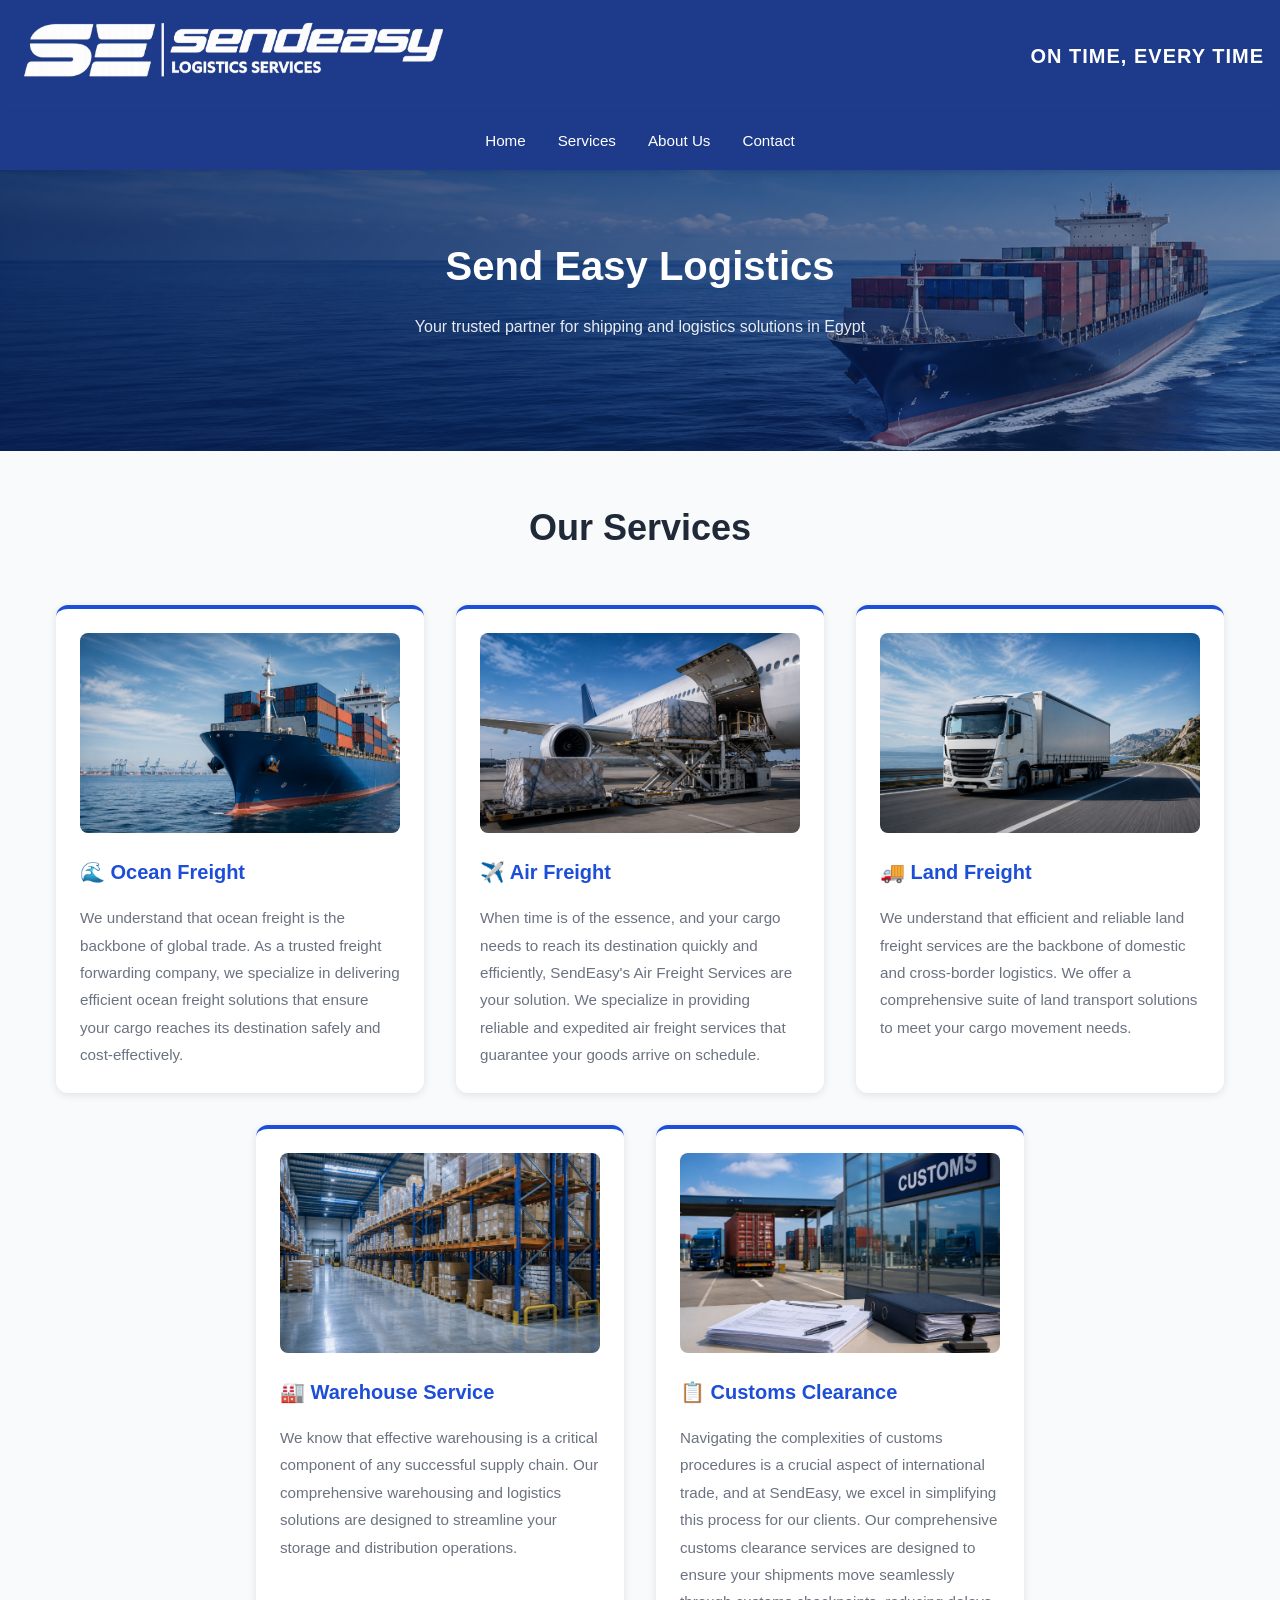
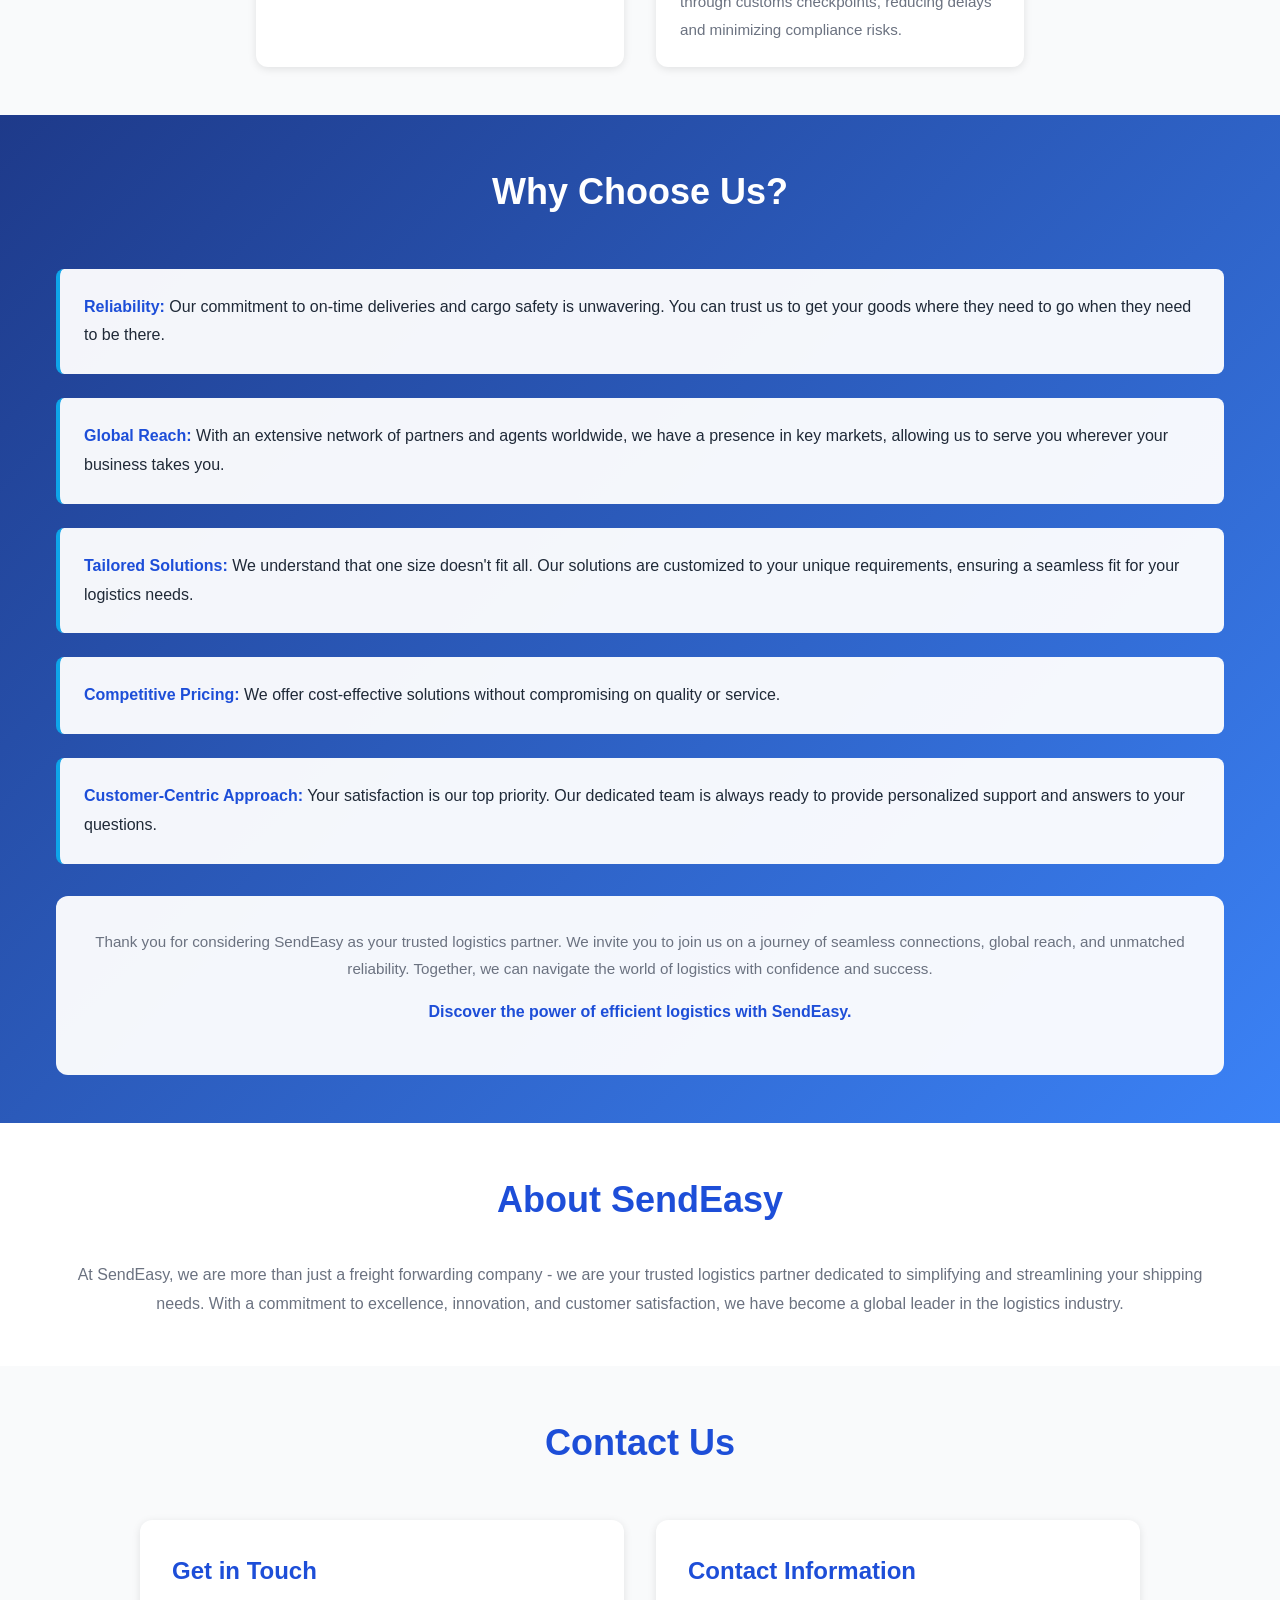
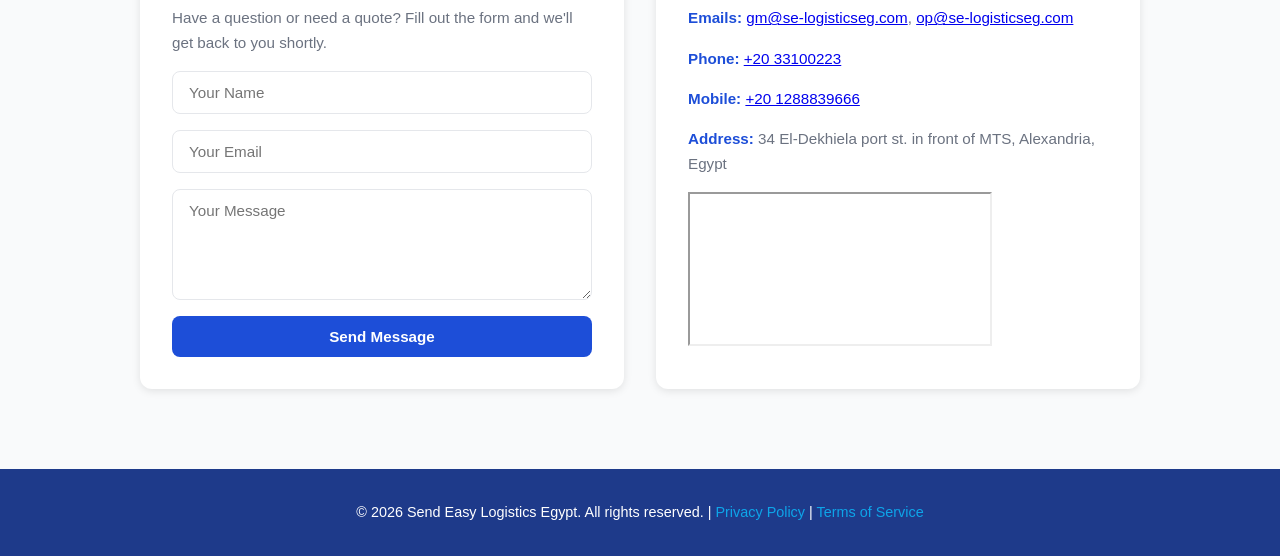
<file: index.html>
<!DOCTYPE html>
<html lang="en">

<head>
    <meta charset="UTF-8">
    <meta name="viewport" content="width=device-width, initial-scale=1.0">
    <title>Send Easy Logistics | SE Logistics Egypt</title>

    <link rel="stylesheet" href="css/style.css">
</head>

<body class="bg-gray-50 text-gray-800 antialiased">

    <!-- Header Banner -->
    <div class="banner-container">
        <div class="banner-content">
            <img src="images/se-banner.png" alt="Send Easy Logistics" class="banner-logo">
            <div class="banner-text">
                <p>ON TIME, EVERY TIME</p>
            </div>
        </div>
    </div>

    <!-- Navigation -->
    <nav class="navbar">
        <div class="nav-container">
            <button class="mobile-menu-btn" id="mobileMenuBtn">☰</button>
            <ul class="nav-menu" id="navMenu">
                <li><a href="#home" class="nav-link">Home</a></li>
                <li><a href="#services" class="nav-link">Services</a></li>
                <li><a href="#about" class="nav-link">About Us</a></li>
                <li><a href="#contact" class="nav-link">Contact</a></li>
            </ul>
        </div>
    </nav>

    <!-- Hero Section -->
    <section id="home" class="hero">
        <h1>Send Easy Logistics</h1>
        <p>Your trusted partner for shipping and logistics solutions in Egypt</p>
    </section>

    <!-- Services Section -->
    <section id="services" class="services-section">
        <div class="container">
            <h2>Our Services</h2>
            <div class="services-grid">
                <div class="service-card">
                    <img src="images/ocean-freight.png" alt="Ocean Freight" class="card-image">
                    <h3>🌊 Ocean Freight</h3>
                    <p>We understand that ocean freight is the backbone of global trade. As a trusted freight forwarding
                        company, we specialize in delivering efficient ocean freight solutions that ensure your cargo
                        reaches its destination safely and cost-effectively.</p>
                </div>
                <div class="service-card">
                    <img src="images/air-freight.png" alt="Air Freight" class="card-image">
                    <h3>✈️ Air Freight</h3>
                    <p>When time is of the essence, and your cargo needs to reach its destination quickly and
                        efficiently, SendEasy's Air Freight Services are your solution. We specialize in providing
                        reliable and expedited air freight services that guarantee your goods arrive on schedule.</p>
                </div>
                <div class="service-card">
                    <img src="images/land-freight.png" alt="Land Freight" class="card-image">
                    <h3>🚚 Land Freight</h3>
                    <p>We understand that efficient and reliable land freight services are the backbone of domestic and
                        cross-border logistics. We offer a comprehensive suite of land transport solutions to meet your
                        cargo movement needs.</p>
                </div>
                <div class="service-card">
                    <img src="images/warehouse-service.png" alt="Warehouse Service" class="card-image">
                    <h3>🏭 Warehouse Service</h3>
                    <p>We know that effective warehousing is a critical component of any successful supply chain. Our
                        comprehensive warehousing and logistics solutions are designed to streamline your storage and
                        distribution operations.</p>
                </div>
                <div class="service-card">
                    <img src="images/customs-clearance.png" alt="Customs Clearance" class="card-image">
                    <h3>📋 Customs Clearance</h3>
                    <p>Navigating the complexities of customs procedures is a crucial aspect of international trade, and
                        at SendEasy, we excel in simplifying this process for our clients. Our comprehensive customs
                        clearance services are designed to ensure your shipments move seamlessly through customs
                        checkpoints, reducing delays and minimizing compliance risks.</p>
                </div>
            </div>
        </div>
    </section>

    <!-- Why Choose Us Section -->
    <section class="why-choose-us">
        <div class="container">
            <h2>Why Choose Us?</h2>
            <div class="reasons-grid">
                <div class="reason-item">
                    <strong>Reliability:</strong> Our commitment to on-time deliveries and cargo safety is unwavering.
                    You can trust us to get your goods where they need to go when they need to be there.
                </div>
                <div class="reason-item">
                    <strong>Global Reach:</strong> With an extensive network of partners and agents worldwide, we have a
                    presence in key markets, allowing us to serve you wherever your business takes you.
                </div>
                <div class="reason-item">
                    <strong>Tailored Solutions:</strong> We understand that one size doesn't fit all. Our solutions are
                    customized to your unique requirements, ensuring a seamless fit for your logistics needs.
                </div>
                <div class="reason-item">
                    <strong>Competitive Pricing:</strong> We offer cost-effective solutions without compromising on
                    quality or service.
                </div>
                <div class="reason-item">
                    <strong>Customer-Centric Approach:</strong> Your satisfaction is our top priority. Our dedicated
                    team is always ready to provide personalized support and answers to your questions.
                </div>
            </div>
            <div class="why-choose-us-closing">
                <p>Thank you for considering SendEasy as your trusted logistics partner. We invite you to join us on a
                    journey of seamless connections, global reach, and unmatched reliability. Together, we can navigate
                    the world of logistics with confidence and success.</p>
                <p class="tagline">Discover the power of efficient logistics with SendEasy.</p>
            </div>
        </div>
    </section>

    <!-- About Section -->
    <section id="about" class="about-section">
        <div class="container">
            <h2>About SendEasy</h2>
            <p>At SendEasy, we are more than just a freight forwarding company - we are your trusted logistics partner
                dedicated to simplifying and streamlining your shipping needs. With a commitment to excellence,
                innovation, and customer satisfaction, we have become a global leader in the logistics industry.</p>
        </div>
    </section>

    <!-- Contact Section -->
    <section id="contact" class="contact-section">
        <div class="container">
            <h2>Contact Us</h2>
            <div class="contact-content">
                <div class="contact-form">
                    <h3>Get in Touch</h3>
                    <p>Have a question or need a quote? Fill out the form and we'll get back to you shortly.</p>

                    <form name="contact-clean" method="POST" data-netlify="true" class="form-group">
                        <input type="hidden" name="subject" value="رسالة جديدة من موقع Send Easy Logistics" />

                        <input type="text" name="name" placeholder="Your Name" required>
                        <input type="email" name="email" placeholder="Your Email" required>
                        <textarea name="message" placeholder="Your Message" rows="5" required></textarea>

                        <button type="submit" class="btn btn-primary">Send Message</button>
                    </form>
                </div>

                <div class="contact-info">
                    <h3>Contact Information</h3>
                    <p><strong>Emails:</strong> <a href="mailto:gm@se-logisticseg.com">gm@se-logisticseg.com</a>, <a
                            href="mailto:op@se-logisticseg.com">op@se-logisticseg.com</a></p>
                    <p><strong>Phone:</strong> <a href="tel:+2033100223">+20 33100223</a></p>
                    <p><strong>Mobile:</strong> <a href="tel:+201288839666">+20 1288839666</a></p>
                    <p><strong>Address:</strong> 34 El-Dekhiela port st. in front of MTS, Alexandria, Egypt</p>
                    <div class="map-wrapper">
                        <iframe
                            src="https://www.google.com/maps?q=34%20El-Dekhiela%20port%20st.%20in%20front%20of%20MTS,%20Alexandria,%20Egypt&z=18&output=embed"
                            loading="lazy" referrerpolicy="no-referrer-when-downgrade"
                            title="SendEasy Logistics Egypt Location" allowfullscreen>
                        </iframe>
                    </div>
                </div>
            </div>
        </div>
    </section>

    <!-- Footer -->
    <footer>
        <p>&copy; 2026 Send Easy Logistics Egypt. All rights reserved. | <a href="privacy-policy.html">Privacy
                Policy</a> | <a href="terms-of-service.html">Terms of Service</a></p>
    </footer>

    <script src="js/script.js"></script>
</body>

</html>
</file>
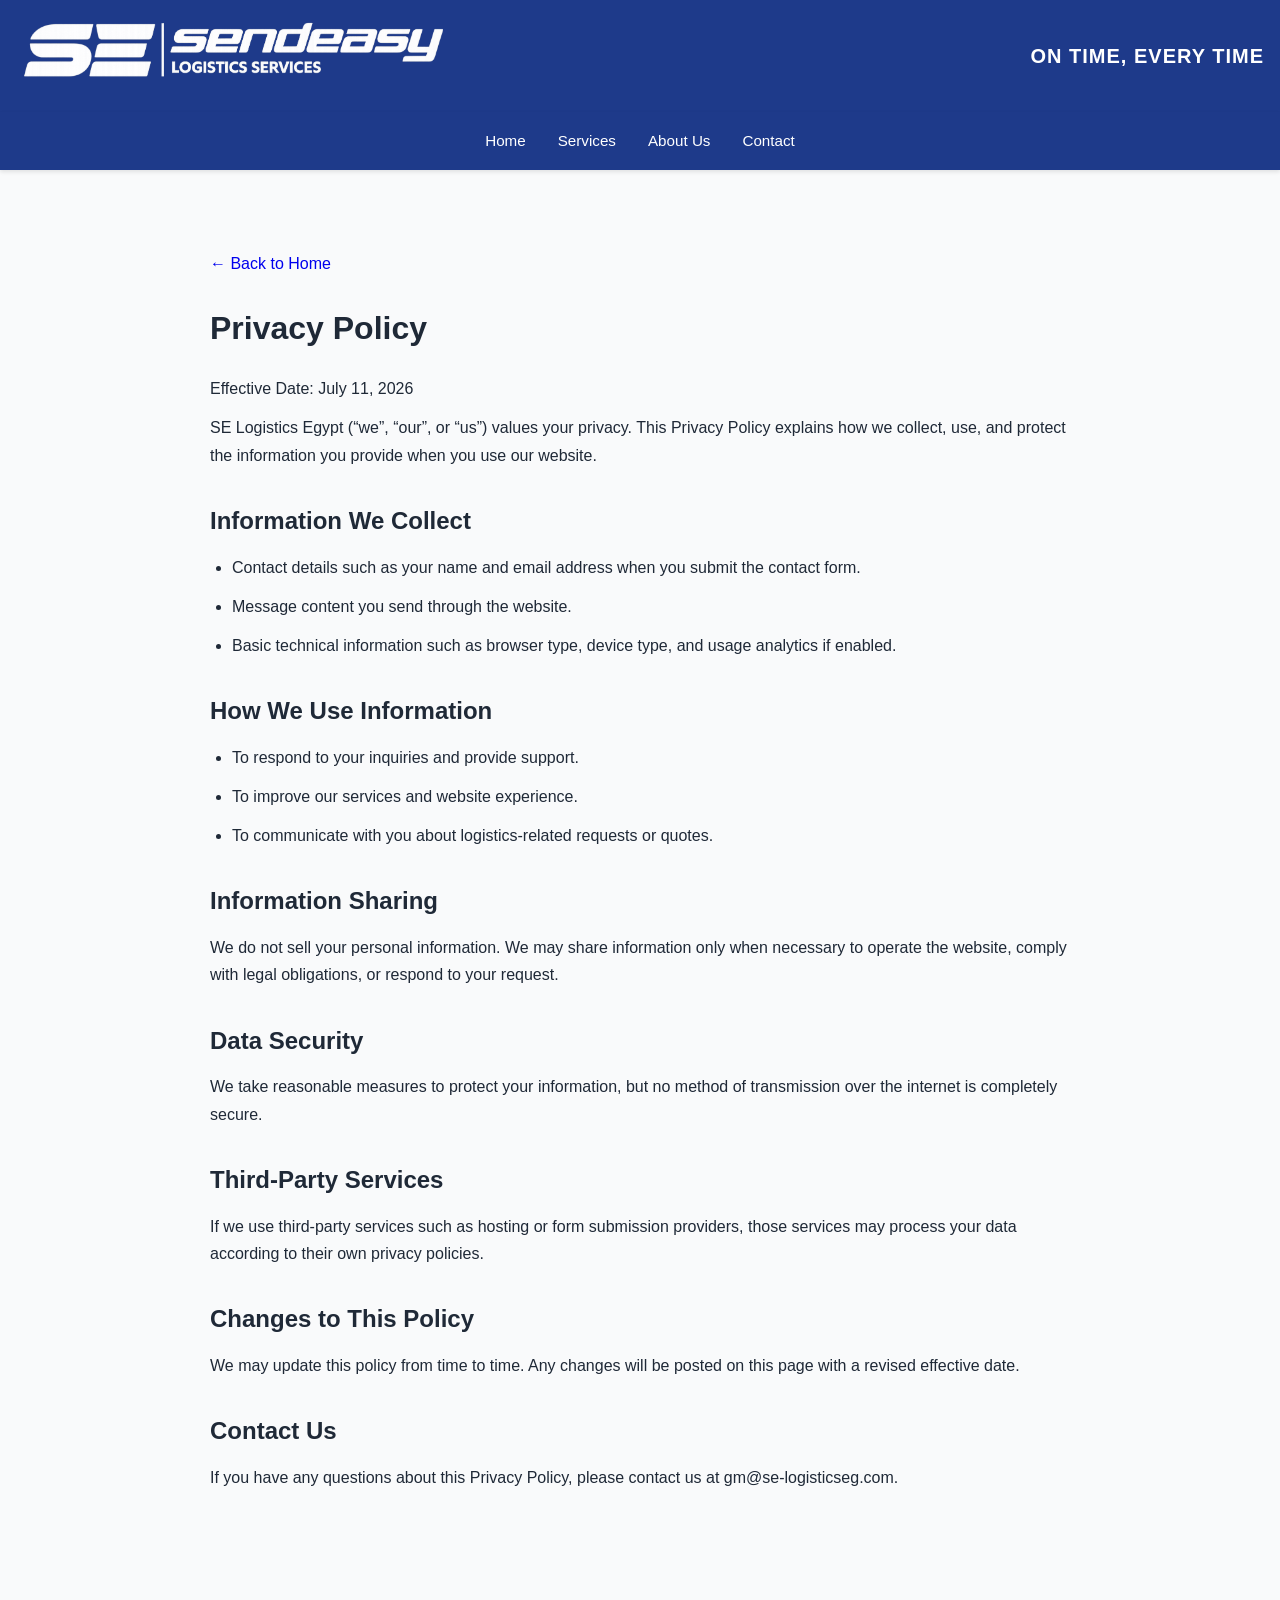
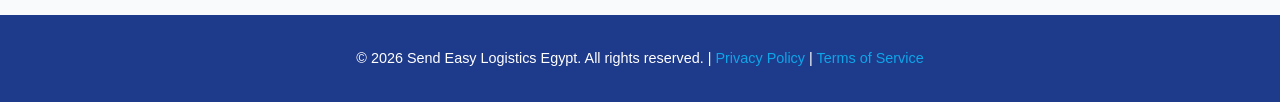
<file: privacy-policy.html>
<!DOCTYPE html>
<html lang="en">
<head>
    <meta charset="UTF-8" />
    <meta name="viewport" content="width=device-width, initial-scale=1.0" />
    <title>Privacy Policy | SE Logistics Egypt</title>
    <link rel="stylesheet" href="css/style.css" />
    <style>
        .policy-page { max-width: 900px; margin: 0 auto; padding: 80px 20px; line-height: 1.7; }
        .policy-page h1 { margin-bottom: 20px; }
        .policy-page h2 { margin-top: 32px; margin-bottom: 12px; }
        .policy-page p, .policy-page li { margin-bottom: 12px; }
        .policy-page ul { padding-left: 22px; }
        .back-link { display: inline-block; margin-bottom: 24px; text-decoration: none; }
    </style>
</head>
<body class="bg-gray-50 text-gray-800 antialiased">
    <!-- Header Banner -->
    <div class="banner-container">
        <div class="banner-content">
            <img src="images/se-banner.png" alt="Send Easy Logistics" class="banner-logo">
            <div class="banner-text">
                <p>ON TIME, EVERY TIME</p>
            </div>
        </div>
    </div>

    <!-- Navigation -->
    <nav class="navbar">
        <div class="nav-container">
            <button class="mobile-menu-btn" id="mobileMenuBtn">☰</button>
            <ul class="nav-menu" id="navMenu">
                <li><a href="index.html#home" class="nav-link">Home</a></li>
                <li><a href="index.html#services" class="nav-link">Services</a></li>
                <li><a href="index.html#about" class="nav-link">About Us</a></li>
                <li><a href="index.html#contact" class="nav-link">Contact</a></li>
            </ul>
        </div>
    </nav>

    <main class="policy-page">
        <a class="back-link" href="index.html">← Back to Home</a>
        <h1>Privacy Policy</h1>
        <p>Effective Date: July 11, 2026</p>

        <p>SE Logistics Egypt (“we”, “our”, or “us”) values your privacy. This Privacy Policy explains how we collect, use, and protect the information you provide when you use our website.</p>

        <h2>Information We Collect</h2>
        <ul>
            <li>Contact details such as your name and email address when you submit the contact form.</li>
            <li>Message content you send through the website.</li>
            <li>Basic technical information such as browser type, device type, and usage analytics if enabled.</li>
        </ul>

        <h2>How We Use Information</h2>
        <ul>
            <li>To respond to your inquiries and provide support.</li>
            <li>To improve our services and website experience.</li>
            <li>To communicate with you about logistics-related requests or quotes.</li>
        </ul>

        <h2>Information Sharing</h2>
        <p>We do not sell your personal information. We may share information only when necessary to operate the website, comply with legal obligations, or respond to your request.</p>

        <h2>Data Security</h2>
        <p>We take reasonable measures to protect your information, but no method of transmission over the internet is completely secure.</p>

        <h2>Third-Party Services</h2>
        <p>If we use third-party services such as hosting or form submission providers, those services may process your data according to their own privacy policies.</p>

        <h2>Changes to This Policy</h2>
        <p>We may update this policy from time to time. Any changes will be posted on this page with a revised effective date.</p>

        <h2>Contact Us</h2>
        <p>If you have any questions about this Privacy Policy, please contact us at gm@se-logisticseg.com.</p>
    </main>

    <!-- Footer -->
    <footer>
        <p>&copy; 2026 Send Easy Logistics Egypt. All rights reserved. | <a href="privacy-policy.html">Privacy Policy</a> | <a href="terms-of-service.html">Terms of Service</a></p>
    </footer>
</body>
</html>
</file>
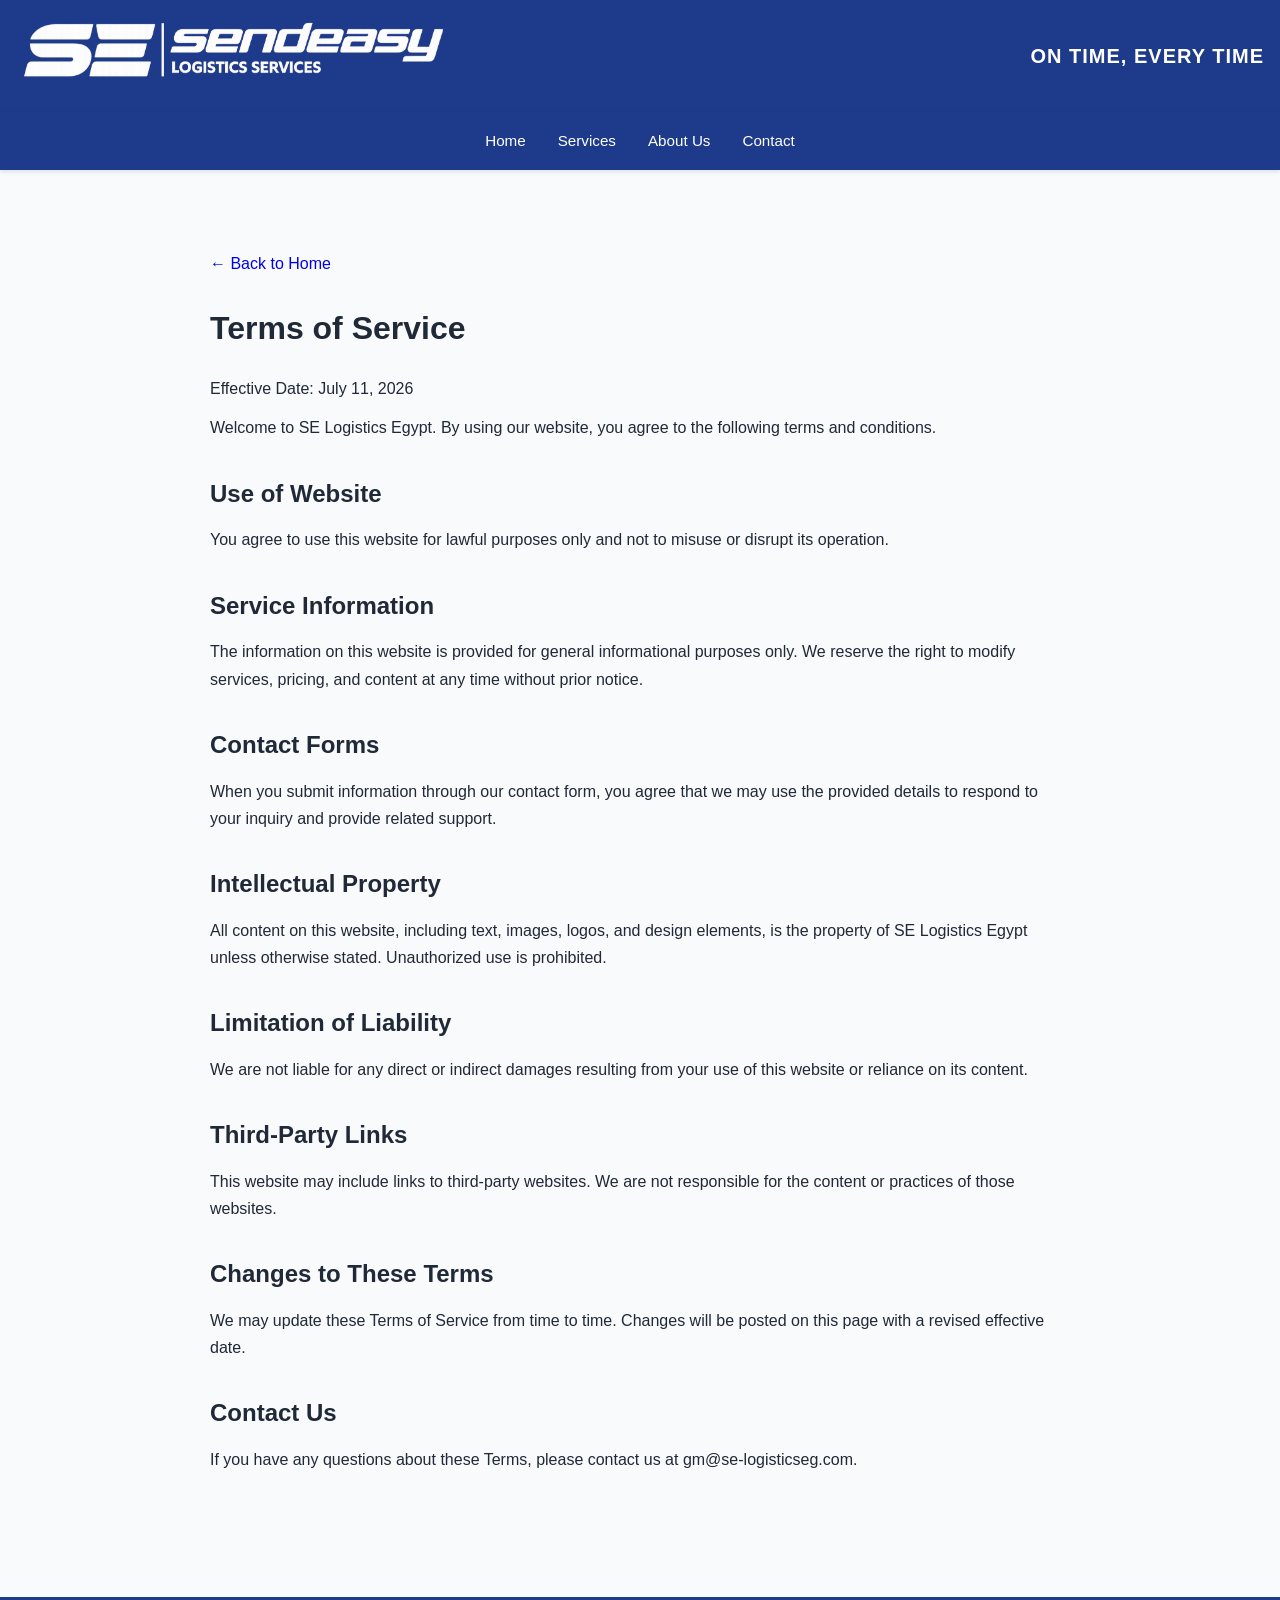
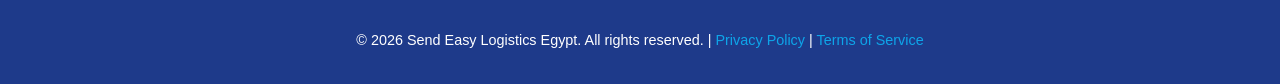
<file: terms-of-service.html>
<!DOCTYPE html>
<html lang="en">
<head>
    <meta charset="UTF-8" />
    <meta name="viewport" content="width=device-width, initial-scale=1.0" />
    <title>Terms of Service | SE Logistics Egypt</title>
    <link rel="stylesheet" href="css/style.css" />
    <style>
        .policy-page { max-width: 900px; margin: 0 auto; padding: 80px 20px; line-height: 1.7; }
        .policy-page h1 { margin-bottom: 20px; }
        .policy-page h2 { margin-top: 32px; margin-bottom: 12px; }
        .policy-page p, .policy-page li { margin-bottom: 12px; }
        .policy-page ul { padding-left: 22px; }
        .back-link { display: inline-block; margin-bottom: 24px; text-decoration: none; }
    </style>
</head>
<body class="bg-gray-50 text-gray-800 antialiased">
    <!-- Header Banner -->
    <div class="banner-container">
        <div class="banner-content">
            <img src="images/se-banner.png" alt="Send Easy Logistics" class="banner-logo">
            <div class="banner-text">
                <p>ON TIME, EVERY TIME</p>
            </div>
        </div>
    </div>

    <!-- Navigation -->
    <nav class="navbar">
        <div class="nav-container">
            <button class="mobile-menu-btn" id="mobileMenuBtn">âک°</button>
            <ul class="nav-menu" id="navMenu">
                <li><a href="index.html#home" class="nav-link">Home</a></li>
                <li><a href="index.html#services" class="nav-link">Services</a></li>
                <li><a href="index.html#about" class="nav-link">About Us</a></li>
                <li><a href="index.html#contact" class="nav-link">Contact</a></li>
            </ul>
        </div>
    </nav>

    <main class="policy-page">
        <a class="back-link" href="index.html">← Back to Home</a>
        <h1>Terms of Service</h1>
        <p>Effective Date: July 11, 2026</p>

        <p>Welcome to SE Logistics Egypt. By using our website, you agree to the following terms and conditions.</p>

        <h2>Use of Website</h2>
        <p>You agree to use this website for lawful purposes only and not to misuse or disrupt its operation.</p>

        <h2>Service Information</h2>
        <p>The information on this website is provided for general informational purposes only. We reserve the right to modify services, pricing, and content at any time without prior notice.</p>

        <h2>Contact Forms</h2>
        <p>When you submit information through our contact form, you agree that we may use the provided details to respond to your inquiry and provide related support.</p>

        <h2>Intellectual Property</h2>
        <p>All content on this website, including text, images, logos, and design elements, is the property of SE Logistics Egypt unless otherwise stated. Unauthorized use is prohibited.</p>

        <h2>Limitation of Liability</h2>
        <p>We are not liable for any direct or indirect damages resulting from your use of this website or reliance on its content.</p>

        <h2>Third-Party Links</h2>
        <p>This website may include links to third-party websites. We are not responsible for the content or practices of those websites.</p>

        <h2>Changes to These Terms</h2>
        <p>We may update these Terms of Service from time to time. Changes will be posted on this page with a revised effective date.</p>

        <h2>Contact Us</h2>
        <p>If you have any questions about these Terms, please contact us at gm@se-logisticseg.com.</p>
    </main>

    <!-- Footer -->
    <footer>
        <p>&copy; 2026 Send Easy Logistics Egypt. All rights reserved. | <a href="privacy-policy.html">Privacy Policy</a> | <a href="terms-of-service.html">Terms of Service</a></p>
    </footer>
</body>
</html>
</file>
<file: css/style.css>
/* SE Logistics Egypt - Main Styles */

:root {
    --primary-color: #1D4ED8;
    --secondary-color: #dc2626;
    --accent-color: #0EA5E9;
    --text-dark: #1f2937;
    --text-light: #6b7280;
    --border-color: #e5e7eb;
    --banner-blue: #1E3A8A;
}

* {
    margin: 0;
    padding: 0;
    box-sizing: border-box;
}

html {
    scroll-behavior: smooth;
}

body {
    font-family: 'Segoe UI', Tahoma, Geneva, Verdana, sans-serif;
    line-height: 1.6;
    color: var(--text-dark);
    background-color: #f9fafb;
    overflow-x: hidden;
}

.container {
    max-width: 1200px;
    margin: 0 auto;
    padding: 0 1rem;
}

/* Banner */
.banner-container {
    background-color: var(--banner-blue);
    box-shadow: 0 2px 8px rgba(0,0,0,0.1);
    overflow-x: hidden;
}

.banner-content {
    display: flex;
    align-items: center;
    justify-content: space-between;
    padding: 1rem;
    flex-wrap: wrap;
    gap: 1rem;
}

.banner-logo {
    height: 80px;
    object-fit: contain;
    max-width: 100%;
}

.banner-text p {
    font-weight: 700;
    font-size: 1.25rem;
    letter-spacing: 0.05em;
    color: white;
    text-align: right;
}

@media (max-width: 768px) {
    .banner-content {
        flex-direction: column;
        padding: 1rem 0.5rem;
    }

    .banner-logo {
        height: 60px;
        width: 100%;
    }

    .banner-text p {
        font-size: 1rem;
    }
}

/* Navigation */
.navbar {
    background-color: var(--banner-blue);
    box-shadow: 0 2px 4px rgba(0,0,0,0.1);
    position: sticky;
    top: 0;
    z-index: 100;
}

.nav-container {
    max-width: 1200px;
    margin: 0 auto;
    padding: 0 1rem;
    display: flex;
    align-items: center;
    justify-content: center;
    position: relative;
}

.nav-menu {
    list-style: none;
    display: flex;
    justify-content: center;
    gap: 2rem;
    padding: 1rem 0;
    flex-wrap: wrap;
}

.nav-link {
    text-decoration: none;
    color: white;
    font-weight: 500;
    transition: color 0.3s ease;
    font-size: 0.95rem;
}

.nav-link:hover {
    color: var(--accent-color);
}

.mobile-menu-btn {
    display: none;
    background: none;
    border: none;
    font-size: 1.5rem;
    cursor: pointer;
    color: white;
}

@media (max-width: 768px) {
    .nav-container {
        justify-content: space-between;
        padding: 0.5rem;
    }

    .mobile-menu-btn {
        display: block;
    }

    .nav-menu {
        flex-direction: column;
        gap: 0.5rem;
        padding: 1rem 0;
        width: 100%;
    }

    .nav-menu.active {
        display: flex;
    }

    .nav-menu:not(.active) {
        display: none;
    }

    .nav-link {
        display: block;
        padding: 0.5rem 1rem;
        text-align: center;
    }
}

/* Hero Section */
.hero {
    background:
        linear-gradient(135deg, rgba(10, 36, 92, 0.72) 0%, rgba(10, 36, 92, 0.42) 100%),
        url('../images/hero-cargo-ship.png') center / cover no-repeat;
    color: white;
    padding: 4rem 1rem 5rem 1rem;
    text-align: center;
}

.hero h1 {
    font-size: 2.5rem;
    margin-bottom: 1rem;
}

.hero p {
    font-size: 1rem;
    margin-bottom: 2rem;
    opacity: 0.9;
}

@media (max-width: 768px) {
    .hero {
        padding: 2.5rem 1rem 3rem 1rem;
    }

    .hero h1 {
        font-size: 1.75rem;
    }

    .hero p {
        font-size: 0.9rem;
    }
}

/* Buttons */
.btn {
    display: inline-block;
    padding: 0.75rem 2rem;
    border-radius: 0.5rem;
    text-decoration: none;
    font-weight: 600;
    transition: all 0.3s ease;
    border: none;
    cursor: pointer;
    font-size: 0.95rem;
}

.btn-primary {
    background-color: var(--primary-color);
    color: white;
}

.btn-primary:hover {
    background-color: #1E40AF;
    transform: translateY(-2px);
    box-shadow: 0 4px 12px rgba(29, 78, 216, 0.35);
}

.btn-secondary {
    background-color: var(--secondary-color);
    color: white;
}

.btn-secondary:hover {
    background-color: #b91c1c;
    transform: translateY(-2px);
}

/* Services Section */
.services-section {
    padding: 3rem 1rem;
    background-color: #f9fafb;
}

.services-section h2 {
    font-size: 2.25rem;
    text-align: center;
    margin-bottom: 3rem;
    color: var(--text-dark);
}

.services-grid {
    display: grid;
    grid-template-columns: repeat(6, minmax(0, 1fr));
    gap: 2rem;
    max-width: 1200px;
    margin: 0 auto;
}

.service-card {
    background: white;
    padding: 1.5rem;
    border-radius: 0.75rem;
    box-shadow: 0 2px 8px rgba(0,0,0,0.1);
    transition: all 0.3s ease;
    border-top: 4px solid var(--primary-color);
}

.service-card:hover {
    box-shadow: 0 8px 16px rgba(0,0,0,0.15);
    transform: translateY(-4px);
}

.card-image {
    width: 100%;
    height: 200px;
    object-fit: cover;
    border-radius: 0.5rem;
    margin-bottom: 1rem;
}

.service-card h3 {
    color: var(--primary-color);
    margin-bottom: 1rem;
    font-size: 1.25rem;
}

.service-card p {
    color: var(--text-light);
    line-height: 1.8;
    font-size: 0.95rem;
}

/* 3 cards on first row, 2 centered on second row */
.services-grid .service-card:nth-child(1) { grid-column: 1 / span 2; }
.services-grid .service-card:nth-child(2) { grid-column: 3 / span 2; }
.services-grid .service-card:nth-child(3) { grid-column: 5 / span 2; }
.services-grid .service-card:nth-child(4) { grid-column: 2 / span 2; }
.services-grid .service-card:nth-child(5) { grid-column: 4 / span 2; }

@media (max-width: 1024px) {
    .services-grid {
        grid-template-columns: repeat(2, minmax(0, 1fr));
    }

    .services-grid .service-card:nth-child(1),
    .services-grid .service-card:nth-child(2),
    .services-grid .service-card:nth-child(3),
    .services-grid .service-card:nth-child(4),
    .services-grid .service-card:nth-child(5) {
        grid-column: auto;
    }
}

@media (max-width: 768px) {
    .services-section {
        padding: 2rem 0.5rem;
    }

    .services-section h2 {
        font-size: 1.75rem;
        margin-bottom: 2rem;
    }

    .services-grid {
        grid-template-columns: 1fr;
        gap: 1.5rem;
    }

    .card-image {
        height: 150px;
    }

    .service-card {
        padding: 1rem;
    }

    .service-card h3 {
        font-size: 1.1rem;
    }

    .service-card p {
        font-size: 0.9rem;
    }
}

/* Why Choose Us Section */
.why-choose-us {
    background: linear-gradient(135deg, var(--banner-blue) 0%, #3B82F6 100%);
    padding: 3rem 1rem;
}

.why-choose-us h2 {
    font-size: 2.25rem;
    margin-bottom: 3rem;
    text-align: center;
    color: white;
}

.reasons-grid {
    display: grid;
    grid-template-columns: 1fr;
    gap: 1.5rem;
    margin-bottom: 2rem;
}

.reason-item {
    background: rgba(255, 255, 255, 0.95);
    padding: 1.5rem;
    border-radius: 0.5rem;
    border-left: 4px solid var(--accent-color);
    line-height: 1.8;
}

.reason-item strong {
    color: var(--primary-color);
    font-size: 1rem;
}

.why-choose-us-closing {
    background: rgba(255, 255, 255, 0.95);
    padding: 2rem;
    border-radius: 0.75rem;
    text-align: center;
}

.why-choose-us-closing p {
    color: var(--text-light);
    line-height: 1.8;
    margin-bottom: 1rem;
    font-size: 0.95rem;
}

.why-choose-us-closing .tagline {
    font-weight: 600;
    color: var(--primary-color);
    font-size: 1rem;
}

@media (max-width: 768px) {
    .why-choose-us {
        padding: 2rem 0.5rem;
    }

    .why-choose-us h2 {
        font-size: 1.75rem;
        margin-bottom: 2rem;
    }

    .reason-item {
        padding: 1rem;
    }

    .reason-item strong {
        font-size: 0.95rem;
    }

    .why-choose-us-closing {
        padding: 1.5rem;
    }

    .why-choose-us-closing p {
        font-size: 0.9rem;
    }
}

/* About Section */
.about-section {
    padding: 3rem 1rem;
    background-color: white;
}

.about-section h2 {
    font-size: 2.25rem;
    text-align: center;
    margin-bottom: 2rem;
    color: var(--primary-color);
}

.about-section p {
    font-size: 1rem;
    text-align: center;
    color: var(--text-light);
    line-height: 1.8;
}

@media (max-width: 768px) {
    .about-section {
        padding: 2rem 0.5rem;
    }

    .about-section h2 {
        font-size: 1.75rem;
        margin-bottom: 1.5rem;
    }

    .about-section p {
        font-size: 0.95rem;
    }
}

/* Contact Section */
.contact-section {
    padding: 3rem 1rem;
    background-color: #f9fafb;
}

.contact-section h2 {
    font-size: 2.25rem;
    text-align: center;
    margin-bottom: 3rem;
    color: var(--primary-color);
}

.contact-content {
    display: grid;
    grid-template-columns: 1fr 1fr;
    gap: 2rem;
    max-width: 1000px;
    margin: 0 auto;
}

.contact-form,
.contact-info {
    background: white;
    padding: 2rem;
    border-radius: 0.75rem;
    box-shadow: 0 2px 8px rgba(0,0,0,0.1);
}

.contact-form h3,
.contact-info h3 {
    font-size: 1.5rem;
    margin-bottom: 1rem;
    color: var(--primary-color);
}

.contact-form p,
.contact-info p {
    color: var(--text-light);
    margin-bottom: 1rem;
    font-size: 0.95rem;
}

.form-group {
    display: flex;
    flex-direction: column;
    gap: 1rem;
}

.form-group input,
.form-group textarea {
    padding: 0.75rem 1rem;
    border: 1px solid var(--border-color);
    border-radius: 0.5rem;
    font-family: inherit;
    font-size: 0.95rem;
}

.form-group input:focus,
.form-group textarea:focus {
    outline: none;
    border-color: var(--primary-color);
    box-shadow: 0 0 0 3px rgba(29, 78, 216, 0.12);
}

.contact-info strong {
    color: var(--primary-color);
}

@media (max-width: 768px) {
    .contact-section {
        padding: 2rem 0.5rem;
    }

    .contact-section h2 {
        font-size: 1.75rem;
        margin-bottom: 2rem;
    }

    .contact-content {
        grid-template-columns: 1fr;
        gap: 1.5rem;
    }

    .contact-form,
    .contact-info {
        padding: 1.5rem;
    }

    .contact-form h3,
    .contact-info h3 {
        font-size: 1.25rem;
    }
}

/* Footer */
footer {
    background-color: var(--banner-blue);
    color: white;
    text-align: center;
    padding: 2rem 1rem;
    margin-top: 2rem;
    font-size: 0.9rem;
}

footer a {
    color: var(--accent-color);
    text-decoration: none;
}

footer a:hover {
    text-decoration: underline;
}

@media (max-width: 768px) {
    footer {
        padding: 1.5rem 0.5rem;
        font-size: 0.85rem;
    }
}

/* Utility Classes */
@media (max-width: 768px) {
    body {
        font-size: 14px;
    }
}
</file>
